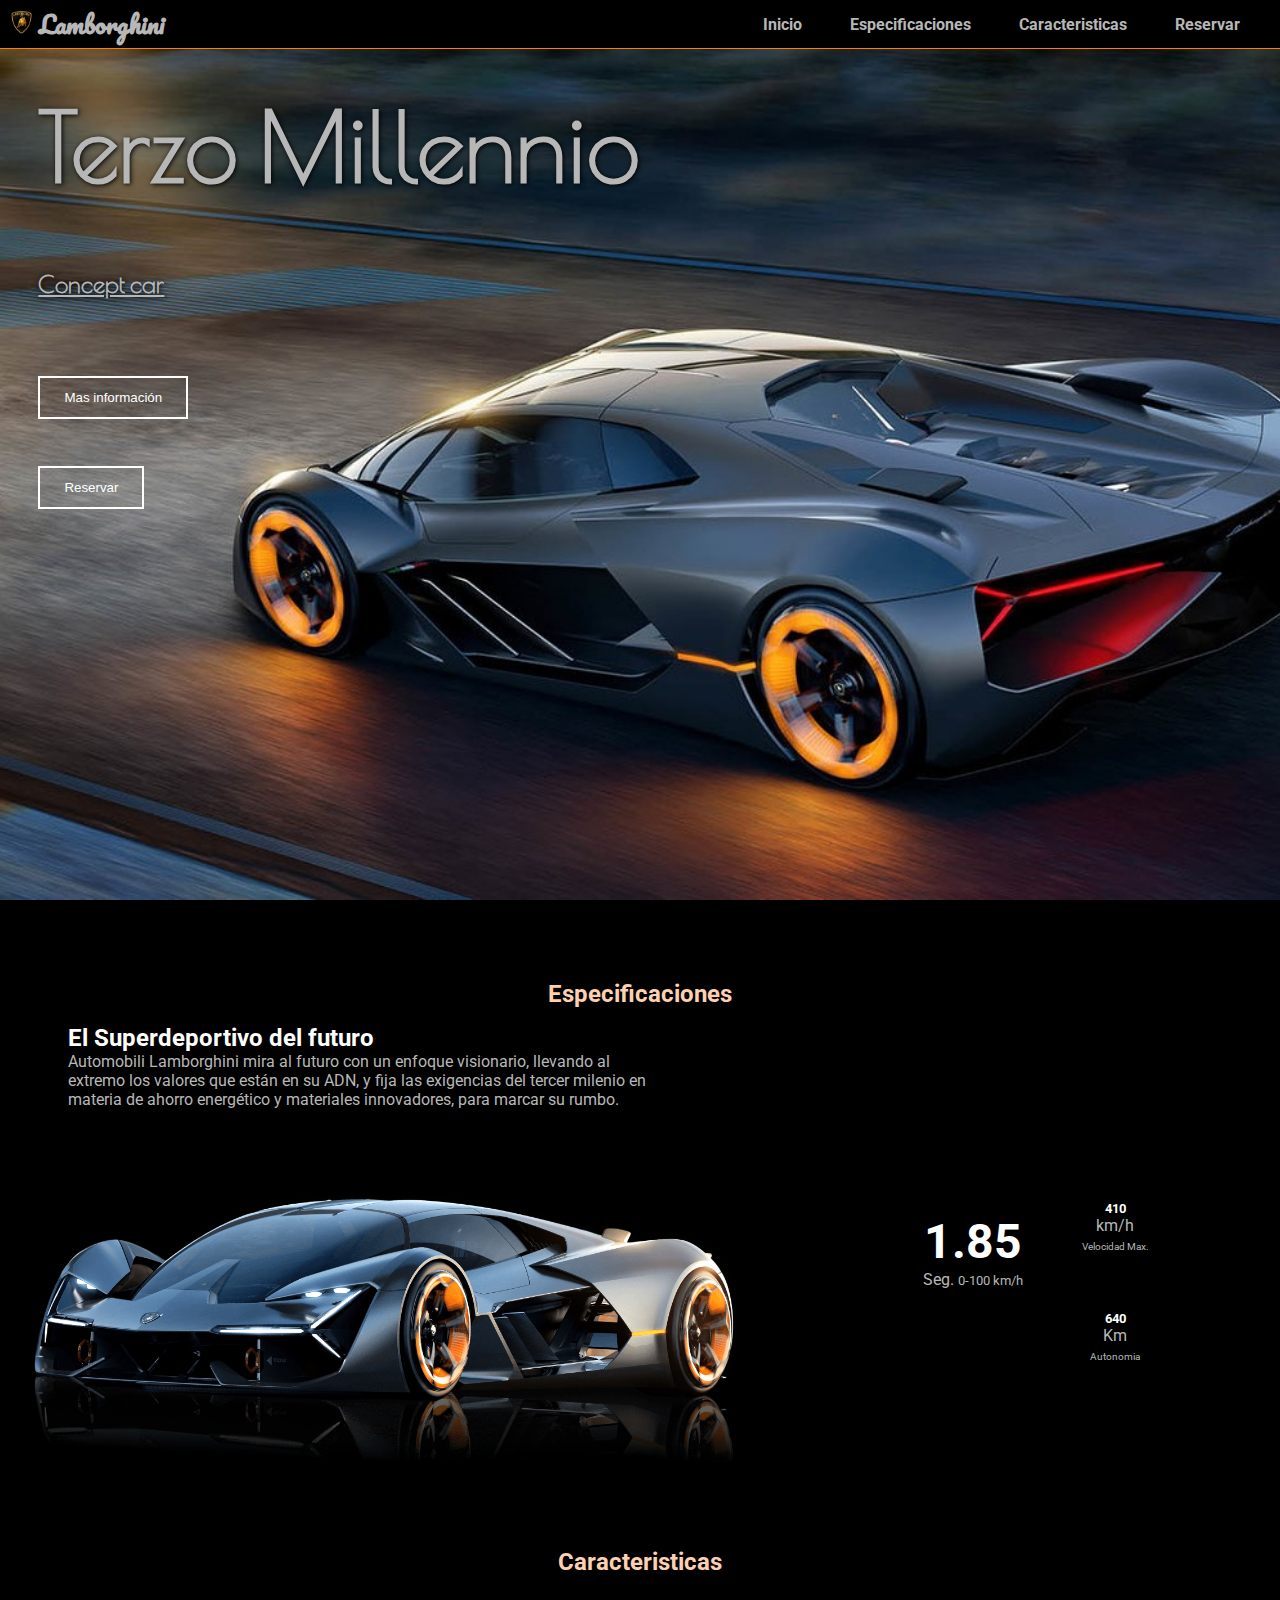
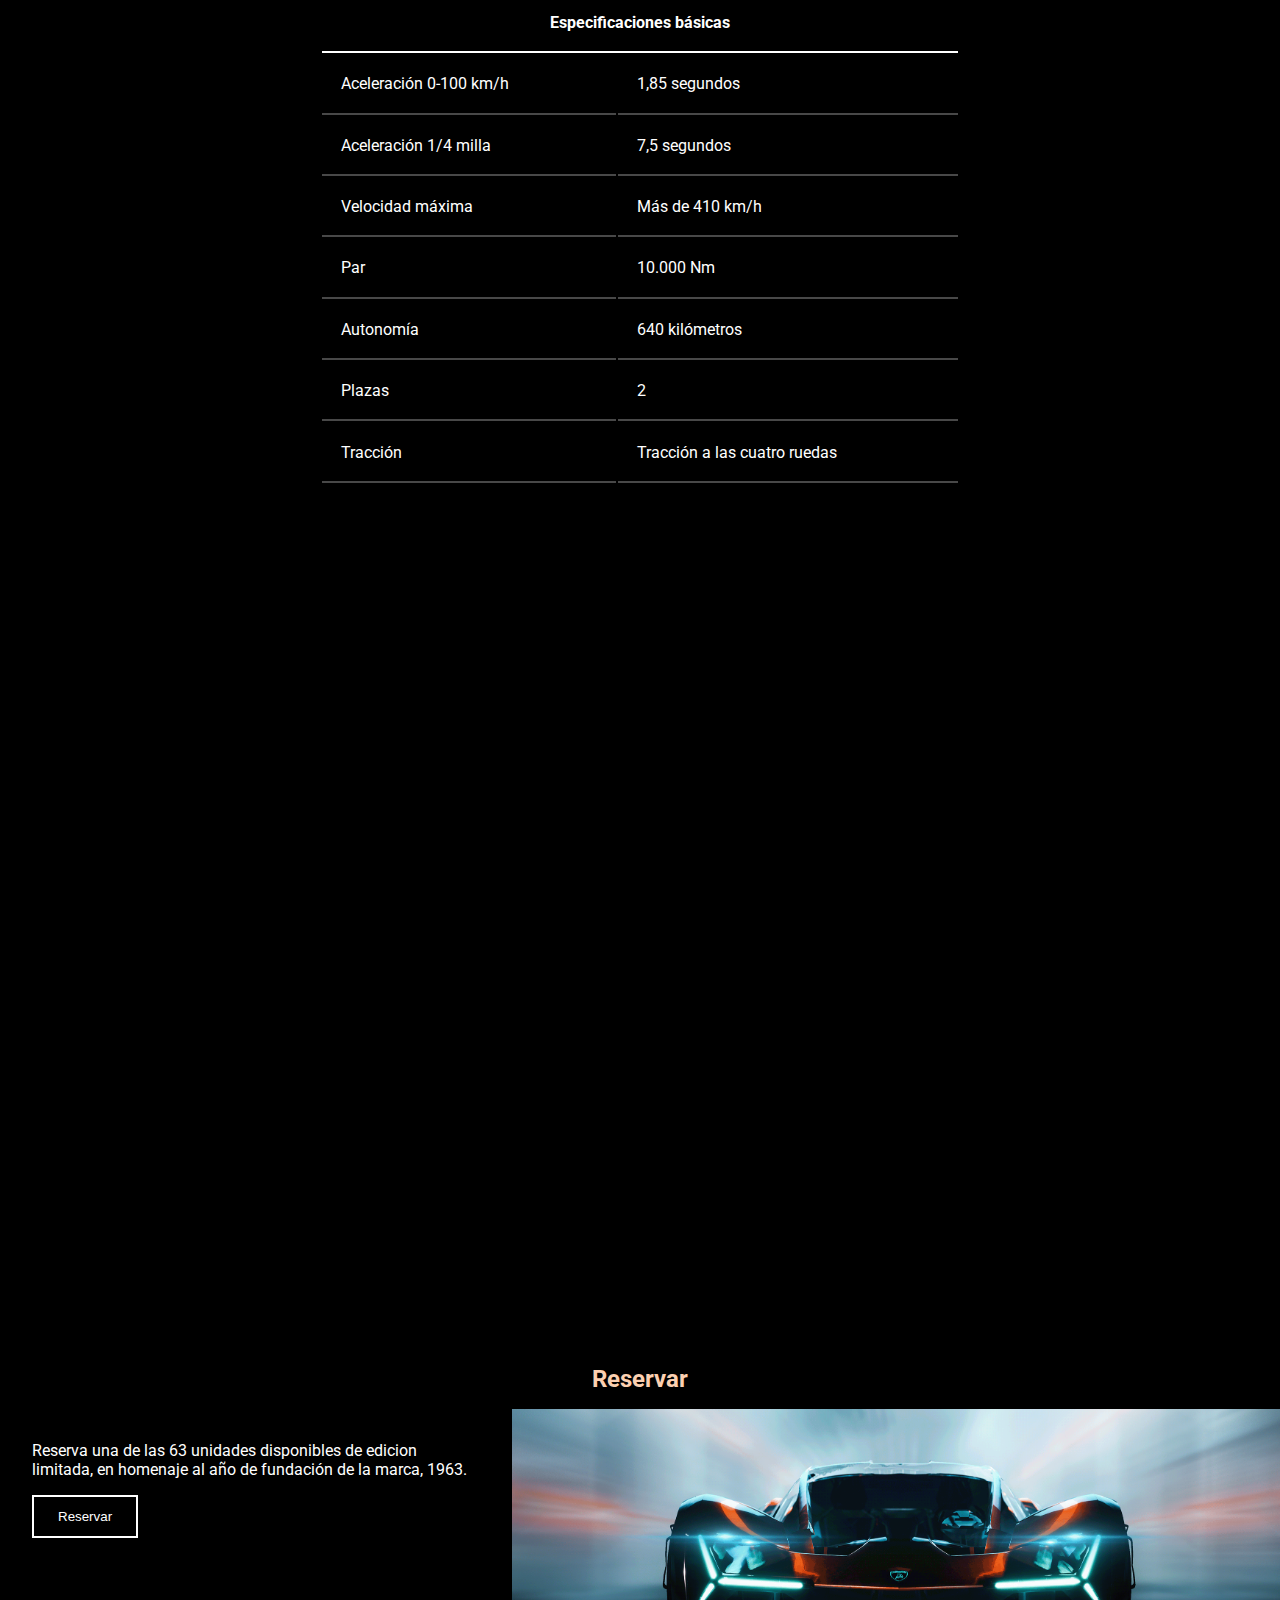
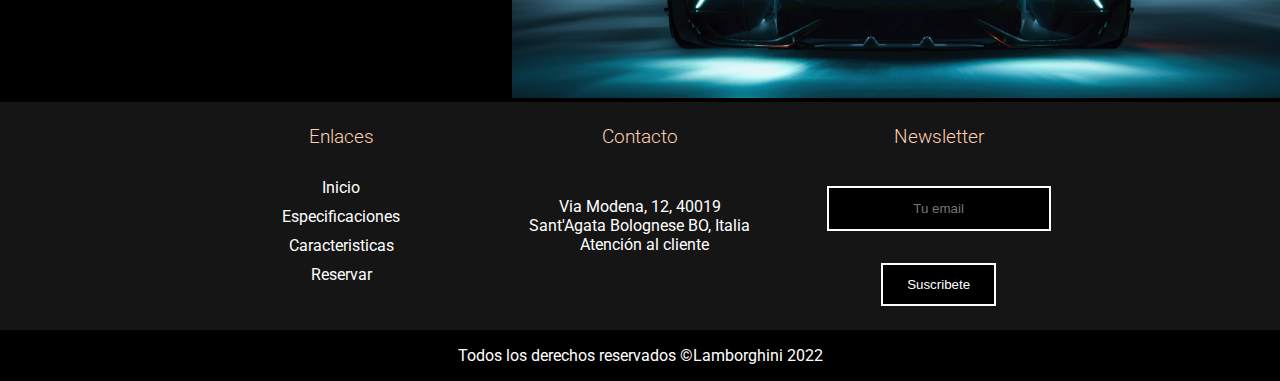
<file: index.html>
<!DOCTYPE html>
<html lang="es">
<head>
    <meta charset="UTF-8">
    <meta name="viewport" content="width=device-width, initial-scale=1.0">
    <!-- CSS -->
    <link rel="stylesheet" href="assets/css/styles.css">
    <!-- ICONOS -->
    <link rel="stylesheet" href="https://unicons.iconscout.com/release/v4.0.0/css/line.css">
    <!-- FAVICON -->
    <link rel="icon" type="image/x-icon" href="/assets/img/lamborghini-1.ico">

    <title>Lamborghini</title>
</head>
<body>
    <header class="header">
        <nav class="nav">
            <div class="nav__logo">
                <img width="23px" src="assets/img/icono.jpg" alt="">
                Lamborghini
            </div>
            <div class="nav__menu" id="nav-menu">
                <ul class="nav__list">
                    <li class="nav__item"><a href="#home" class="nav__link">Inicio</a></li>
                    <li class="nav__item"><a href="#specs" class="nav__link">Especificaciones</a></li>
                    <li class="nav__item"><a href="#features" class="nav__link">Caracteristicas</a></li>
                    <li class="nav__item"><a href="#reservar" class="nav__link">Reservar</a></li>
                </ul>
            </div>
            <div class="nav__toggle" id="nav__toggle">
                <i class="uil uil-bars" name="menu-outline"></i>
            </div>
        </nav>
        
    </header>
    <main class="main">
        <div class="home" id="home">
            <h1 class="home__title">Terzo Millennio</h1>
            <h3 class="home__h3">Concept car</h3>
            <a href="https://es.wikipedia.org/wiki/Lamborghini_Terzo_Millennio" target="_blank"><button class="btn home__button">Mas información</button></a>
            <a href="#reservar"><button class="btn home__info">Reservar</button></a>
            <a href="#specs" class="home__down"><i class="uil uil-angle-down"></i></a>
            <a href="#" class="home__share"><i class="uil uil-share-alt"></i></a>
        </div>
        <h2 class="section__title" id="specs">Especificaciones</h2>
        <div class="specs">
            <div class="specs__information">
                <h3 class="home__subtitle">El Superdeportivo del futuro</h3>
                <p class="specs__description">
                    Automobili Lamborghini mira al futuro con un enfoque visionario, llevando al extremo los valores que están en su ADN, y fija las exigencias del tercer milenio en materia de ahorro energético y materiales innovadores, para marcar su rumbo.
                </p>
            </div>
            <div class="specs__parent">
                <div class="specs__1 specs__img">
                    <img src="assets/img/lamborghini.png" alt="" loading="lazy">
                </div>
                <div class="specs__2 box">
                    <div class="box__medium box__dark">
                        <i class="uil uil-tachometer-fast-alt icon-box"></i>
                        <h3 class="box__medium-title d-inline">1.85</h3>
                        <span class="box__medium-description d-block">Seg.</span>
                        <span class="box__medium-detail">0-100 km/h</span>
                    </div>
                    <div>
                        <div class="box__small box__dark">
                            <i class="uil uil-arrow-growth icon-box icon-box--small"></i>
                            <h3 class="box__small-title d-inline">410</h3>
                            <span class="box__small-description d-block">km/h</span>
                            <span class="box__small-detail">Velocidad Max.</span>
                        </div>
                        <div class="box__small box__dark">
                            <i class="uil uil-car icon-box icon-box--small"></i>
                            <h3 class="box__small-title d-inline">640</h3>
                            <span class="box__small-description d-block">Km</span>
                            <span class="box__small-detail">Autonomia</span>
                        </div>
                    </div>
                </div>
            </div>
        </div>
        <h2 class="section__title" id="features">Caracteristicas</h2>
        <div class="features">
            <table>
                <tr>
                  <th colspan="2">Especificaciones básicas</th>
                </tr>
                <tr>
                  <td>Aceleración 0-100 km/h</td>
                  <td>1,85 segundos</td>
                </tr>
                <tr>
                  <td>Aceleración 1/4 milla</td>
                  <td>7,5 segundos</td>
                </tr>
                <tr>
                  <td>Velocidad máxima</td>
                  <td>Más de 410 km/h</td>
                </tr>
                <tr>
                  <td>Par</td>
                  <td>10.000 Nm</td>
                </tr>
                <tr>
                  <td>Autonomía</td>
                  <td>640 kilómetros</td>
                </tr>
                <tr>
                  <td>Plazas</td>
                  <td>2</td>
                </tr>
                <tr>
                  <td>Tracción</td>
                  <td>Tracción a las cuatro ruedas</td>
                </tr>
            </table>
        </div>
        <div class="video__container">
            <iframe class="video" src="https://www.youtube.com/embed/Xi4RrjvZA7w" title="YouTube video player" frameborder="0" allow="accelerometer; autoplay; clipboard-write; encrypted-media; gyroscope; picture-in-picture" allowfullscreen loading="lazy"></iframe>
        </div>
        <h2 class="section__title" id="reservar">Reservar</h2>
        <div class="reserve__content">
            <div class="reverse__div1 specs__img">
                <img class="" src="assets/img/cuatro-4.png" alt="" loading="lazy">
            </div>
            <div class="reverse__div2">
                <p class="reserve__description">
                    Reserva una de las 63 unidades disponibles de edicion limitada, en homenaje al año de fundación de la marca, 1963.
                </p>
                <a href="contact.html"><button class="btn" type="submit">Reservar</button></a> 
            </div>
        </div>
    </main>
    <footer class="footer">
        <div class="col-1">
            <h3>Enlaces</h3>
            <ul>
                <li class="link__item"><a href="#home" class="link__link">Inicio</a></li>
                <li class="link__item"><a href="#specs" class="link__link">Especificaciones</a></li>
                <li class="link__item"><a href="#features" class="link__link">Caracteristicas</a></li>
                <li class="link__item"><a href="#reservar" class="link__link">Reservar</a></li>
            </ul>
        </div>
        <div class="col-2">
            <h3>Contacto</h3>
            <a class="contact__info" href="https://goo.gl/maps/dVT8dswtKF75KmWx8" target="_blank"><p>Via Modena, 12, 40019 <br> Sant'Agata Bolognese BO, Italia</p></a>
            <a class="contact__info" href="mailto:contacto@lamborghini.com">Atención al cliente</a>
            <div class="social__icons">
                <a href="https://www.instagram.com/lamborghini/?hl=en" target="_blank"><i class="uil uil-instagram"></i></a>          
                <a href="https://www.facebook.com/Lamborghini/" target="_blank"><i class="uil uil-facebook"></i></a>
                <a href="https://twitter.com/Lamborghini" target="_blank"><i class="uil uil-twitter-alt"></i></a>
                <a href="https://www.youtube.com/channel/UC9DXZC8BCDOW6pYAQKgozqw" target="_blank"><i class="uil uil-youtube"></i></a>
            </div>
        </div>
        <div class="col-3">
            <h3>Newsletter</h3>
            <form action="">
                <input class="email" type="email" placeholder="Tu email" required>
                <br>
                <button class="btn" type="submit">Suscribete</button>
            </form>
        </div>
    </footer>
    <div class="copy">
        <p>Todos los derechos reservados &copy;Lamborghini 2022</p>
    </div>

    <!-- MAIN -->
    <script src="assets/js/main.js"></script>
        
</body>
</html>
</file>
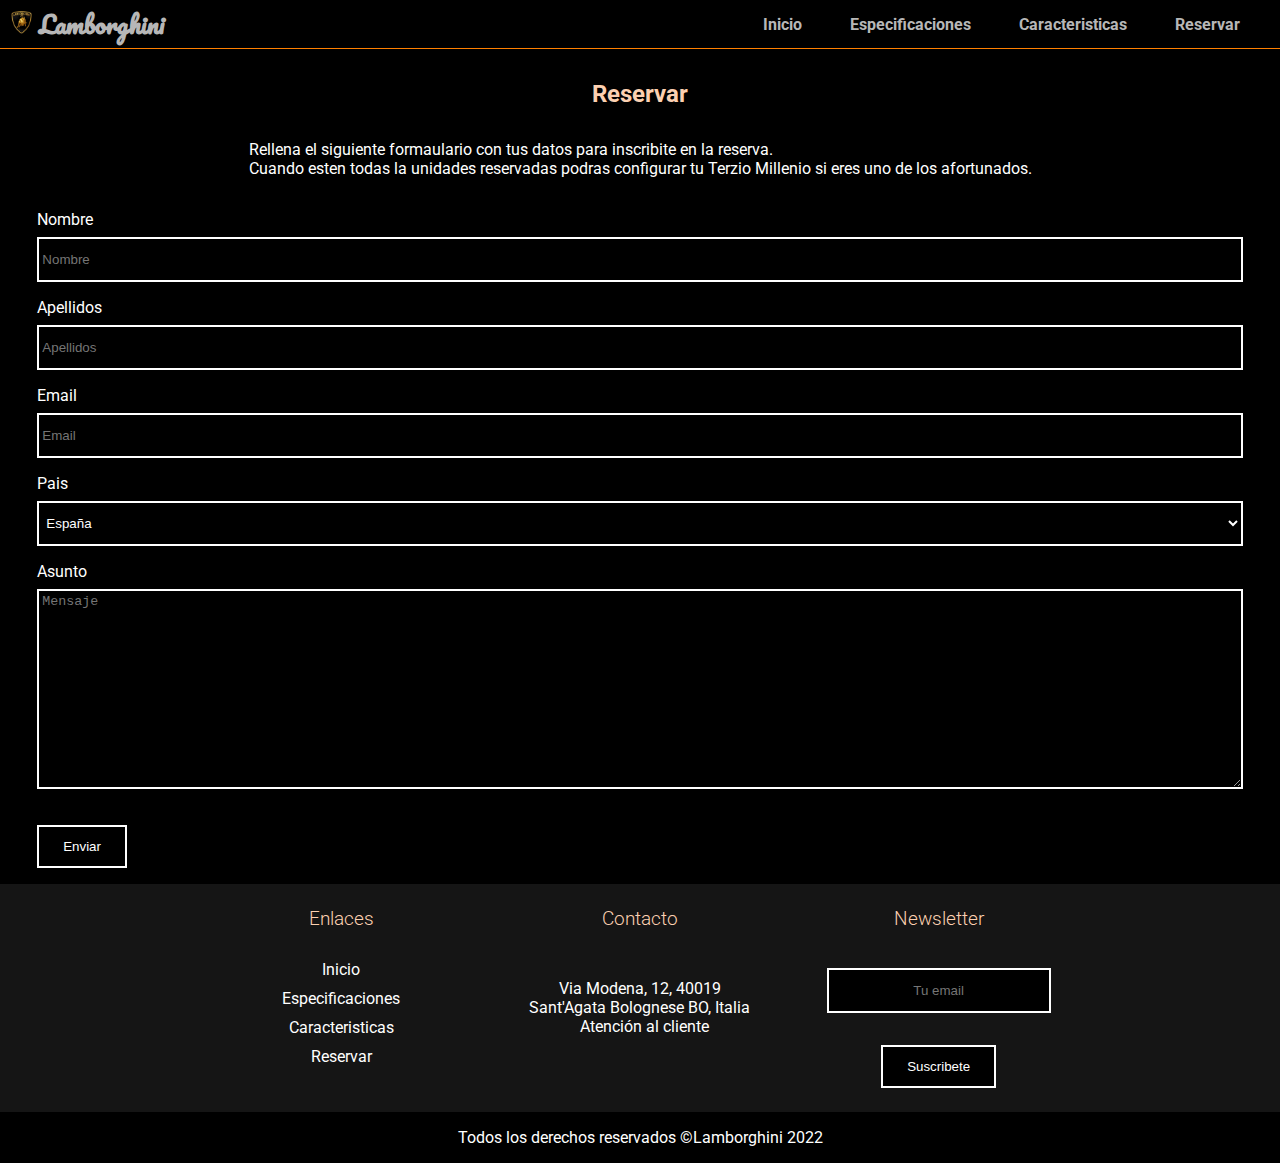
<file: contact.html>
<!DOCTYPE html>
<html lang="es">
<head>
    <meta charset="UTF-8">
    <meta name="viewport" content="width=device-width, initial-scale=1.0">
    <!-- CSS -->
    <link rel="stylesheet" href="assets/css/styles.css">
    <link rel="stylesheet" href="assets/css/contact.css">
    <!-- ICONOS -->
    <link rel="stylesheet" href="https://unicons.iconscout.com/release/v4.0.0/css/line.css">

    <link rel="icon" type="image/x-icon" href="/assets/img/lamborghini-1.ico">

    <title>Lamborghini</title>
</head>
<body>
    <header class="header">
        <nav class="nav">
            <div class="nav__logo">
                <img width="23px" src="assets/img/icono.jpg" alt="">
                Lamborghini
            </div>
            <div class="nav__menu" id="nav-menu">
                <ul class="nav__list">
                    <li class="nav__item"><a href="index.html#home" class="nav__link">Inicio</a></li>
                    <li class="nav__item"><a href="index.html#specs" class="nav__link">Especificaciones</a></li>
                    <li class="nav__item"><a href="index.html#features" class="nav__link">Caracteristicas</a></li>
                    <li class="nav__item"><a href="index.html#reservar" class="nav__link">Reservar</a></li>
                </ul>
            </div>
            <div class="nav__toggle" id="nav__toggle">
                <i class="uil uil-bars" name="menu-outline"></i>
            </div>
        </nav>
    </header>
    <main class="main">
        <h2 class="section__title" id="reservar">Reservar</h2>
        <div class="contact__div">
            <p class="contact__text">
                Rellena el siguiente formaulario con tus datos para inscribite en la reserva. <br>
                Cuando esten todas la unidades reservadas podras configurar tu Terzio Millenio si eres uno de los afortunados.
            </p>
        </div>
        <div class="form__container">
            
            <form action="">
                <label for="fname">Nombre</label>
                <input type="text" id="fname" name="firstname" placeholder="Nombre" required>

                <label for="lname">Apellidos</label>
                <input type="text" id="lname" name="lastname" placeholder="Apellidos" required>

                <label for="fname">Email</label>
                <input type="text" id="mail" name="email" placeholder="Email" required>

                <label for="country">Pais</label>
                <select id="country" name="country" required>
                    <option value="spain">España</option>
                    <option value="italy">Italia</option>
                    <option value="portugal">Portugal</option>
                    <option value="France">Francia</option>
                    <option value="Germany">Alemania</option>
                </select>

                <label for="subject">Asunto</label>
                <textarea id="subject" name="subject" placeholder="Mensaje" style="height:200px" required></textarea>
                
                <button class="btn" type="submit">Enviar</button>
            </form>
          </div>
    </main>
    <footer class="footer">
        <div class="col-1">
            <h3>Enlaces</h3>
            <ul>
                <li class="link__item"><a href="#home" class="link__link">Inicio</a></li>
                <li class="link__item"><a href="#specs" class="link__link">Especificaciones</a></li>
                <li class="link__item"><a href="#features" class="link__link">Caracteristicas</a></li>
                <li class="link__item"><a href="#reservar" class="link__link">Reservar</a></li>
            </ul>
        </div>
        <div class="col-2">
            <h3>Contacto</h3>
            <a class="contact__info" href="https://goo.gl/maps/dVT8dswtKF75KmWx8" target="_blank"><p>Via Modena, 12, 40019 <br> Sant'Agata Bolognese BO, Italia</p></a>
            <a class="contact__info" href="mailto:contacto@lamborghini.com">Atención al cliente</a>
            <div class="social__icons">
                <a href="https://www.instagram.com/lamborghini/?hl=en" target="_blank"><i class="uil uil-instagram"></i></a>          
                <a href="https://www.facebook.com/Lamborghini/" target="_blank"><i class="uil uil-facebook"></i></a>
                <a href="https://twitter.com/Lamborghini" target="_blank"><i class="uil uil-twitter-alt"></i></a>
                <a href="https://www.youtube.com/channel/UC9DXZC8BCDOW6pYAQKgozqw" target="_blank"><i class="uil uil-youtube"></i></a>
            </div>
        </div>
        <div class="col-3">
            <h3>Newsletter</h3>
            <form action="">
                <input class="email" type="email" placeholder="Tu email" required>
                <br>
                <button class="btn" type="submit">Suscribete</button>
            </form>
        </div>
    </footer>
    <div class="copy">
        <p>Todos los derechos reservados &copy;Lamborghini 2022</p>
    </div>

    <!-- MAIN -->
    <script src="assets/js/main.js"></script>
</body>
</file>
<file: assets/css/styles.css>
/*Google fonts*/
@import url('https://fonts.googleapis.com/css2?family=Roboto&display=swap');
@import url('https://fonts.googleapis.com/css2?family=Poiret+One&display=swap');
@import url('https://fonts.googleapis.com/css2?family=Pacifico&display=swap');

/*----- VARIABLES CSS -----*/
/*Varibles en general*/
/*Colores*/
:root {
  --first-color: #fcd0b1;
  --text-color: #B7B7B7;
  --bg-color: #000000;
  --white-color: #fff;
  --icon-color: #ff8000; 
  --footer-color: #151515;
}

/*Fuente y Tipografia*/
:root {
  --body-font: 'Roboto', sans-serif;
  --logo-font: 'Pacifico', cursive;
  --h1-font: 'Poiret One', cursive;
  --big-font-size: 3rem;
  --h2-font-size: 1.25rem;
  --title-font-size: 1.5rem;
  --normal-font-size: 1rem;
  --small-font-size: 0.8rem;
  --smaller-font-size: 0.6rem; 
}
  @media screen and (min-width: 768px) {
    :root {
      --big-font-size: 6rem;
      --h2-font-size: 1.5rem;
      --normal-font-size: 1rem; 
    } 
}

/*z index*/
:root {
  --z-back: -10;
  --z-normal: 1;
  --z-tooltip: 10;
  --z-fixed: 100;
  --z-modal: 1000; 
}

/* Base */

*, ::before, ::after {
  /*ajustes de tamaño */
  box-sizing: border-box;
  -webkit-box-sizing: border-box; 
  /* Scroll lento */
  scroll-behavior: smooth;
  /* Reseteo margenes */
  margin: 0;
  padding: 0;
}

/* Scrollbar */
* {
  scrollbar-width: auto;
  scrollbar-color: var(--icon-color) var(--bg-color);
}

*::-webkit-scrollbar {
  width: 10px;
}

*::-webkit-scrollbar-track {
  background: var(--bg-color);
}

*::-webkit-scrollbar-thumb {
  background-color: var(--icon-color);
  border-radius: 10px;
  border: 3px solid var(--bg-color);
  -webkit-border-radius: 10px;
  -moz-border-radius: 10px;
  -ms-border-radius: 10px;
  -o-border-radius: 10px;
}

*::-webkit-scrollbar-thumb:hover {
  border: 3px solid var(--icon-color);
}

/* Configuracion basica */

body {
  margin: 3rem 0 0 0;
  font-family: var(--body-font);
  font-weight: initial;
  background-color: var(--bg-color);
  color: var(--white-color);
}

h1, h2, h3 {
  margin: 0;
  
}

ul {
  margin: 0;
  padding: 0;
  list-style: none; 
}

a {
  text-decoration: none; 
}

img {
  max-width: 100%;
  height: auto; 
}

p {
  font-size: var(--normal-font-size); 
}

/* Botones */
.btn {
  padding: 0.75rem 1.5rem;
  border: 2px solid var(--white-color);
  background-color: var(--bg-color);
  color: var(--white-color);
  cursor: pointer;
  margin-top: 1rem;
}

.btn:hover{
  padding: 0.75rem 1.5rem;
  border: 2px solid var(--white-color);
  background-color: var(--icon-color);
  color: var(--bg-color);
  transition: .5s;
  -webkit-transition: .5s;
  -moz-transition: .5s;
  -ms-transition: .5s;
  -o-transition: .5s;
}

/* Cabecera */

.header {
  width: 100%;
  position: fixed;
  top: 0;
  left: 0;
  background-color: var(--bg-color);
  color: var(--first-color);
  z-index: var(--z-fixed); 
  border-bottom: 1px solid var(--icon-color);
}

/* Barra navegacion */
.nav {
  height: 3rem;
  display: flex;
  justify-content: space-between;
  align-items: center;
  font-weight: bold; 
}

@media screen and (max-width: 768px) {
  .nav__menu {
    position: fixed;
    top: -100%;
    left: 0;
    background-color: var(--bg-color);
    width: 100%;
    height: 40%;
    padding: 2rem;
    box-shadow: 10px 10px 10px var(--bg-color);
    transition: .5s; 
  } 
}

.nav__list {
  text-align: center; 
}

.nav__item {
  margin-bottom: 1.5rem; 
}

.nav__link {
  padding: .5rem;
  color: var(--text-color); 
}

.nav__link:hover {
  color: var(--first-color); 
}

.nav__logo {
  font-size: var(--title-font-size); 
  font-family: var(--logo-font);
  color: var(--text-color);
  margin-left: 10px;
}

.nav__toggle {
  font-size: 1.5rem;
  cursor: pointer; 
  margin-right: 10px;
}

/* Aparecer menu */
.show {
  top: 3rem; 
}

/* Home */
.home {
  position: relative;
  height: 50vh;
  justify-content: center;
  padding-bottom: 2rem; 
  background-image: url("../img/tres-3.jpg");
  background-color: var(--bg-color);
  background-position: center;
  background-repeat: no-repeat;
  background-size: cover;
  
}

.home__title {
  position: absolute;
  font-size: var(--big-font-size);
  color: var(--text-color);
  top: 10%;
  left: 1%;
  text-align: center; 
  font-family: var(--h1-font);
  text-shadow: 1px 1px 5px rgb(0, 0, 0);
}

.home__h3{
  position: absolute;
  font-size: var(--title-font-size);
  color: var(--text-color);
  top: 30%;
  left: 3%;
  text-align: center; 
  font-family: 'Poiret One', cursive;
  text-shadow: 1px 1px 5px rgb(0, 0, 0);
  text-decoration: underline;
}

.home__button {
  position: absolute;
  top: 75%;
  left: 3%;
  z-index: var(--z-normal); 
  background-color: transparent;
}

.home__info {
  position: absolute;
  top: 75%;
  right: 3%;
  z-index: var(--z-normal); 
  background-color: transparent;
}

.home__subtitle {
  font-size: var(--h2-font-size);
  color: var(--white-color); 
}

.home__down, 
.home__share {
  display: none;
}

.home__down:hover, 
.home__share:hover {
  color: var(--white-color)
}

.home__down:hover {
  animation: infinite animation__home__down .6s;
  -webkit-animation: infinite animation__home__down .6s;
}

@keyframes animation__home__down {
  0% {
      transform: translate(0);
      -webkit-transform: translate(0);
      -moz-transform: translate(0);
      -ms-transform: translate(0);
      -o-transform: translate(0);
  }
  20% {
      transform: translateY(-6px);
      -webkit-transform: translateY(-6px);
      -moz-transform: translateY(-6px);
      -ms-transform: translateY(-6px);
      -o-transform: translateY(-6px);
  }
  40% {
      transform: translate(0);
      -webkit-transform: translate(0);
      -moz-transform: translate(0);
      -ms-transform: translate(0);
      -o-transform: translate(0);
  }
  60% {
      transform: translateY(-3px);
      -webkit-transform: translateY(-3px);
      -moz-transform: translateY(-3px);
      -ms-transform: translateY(-3px);
      -o-transform: translateY(-3px);
  }
  80% {
      transform: translate(0);
      -webkit-transform: translate(0);
      -moz-transform: translate(0);
      -ms-transform: translate(0);
      -o-transform: translate(0);
  }
}

/* Titulos */
.section__title {
  color: var(--first-color);
  font-size: var(--h2-font-size);
  text-align: center;
  padding: 1rem;
  padding-top: 5rem;
}

/* Especificaciones */
.specs__parent {
  display: grid;
  grid-template-columns: 1fr;
  grid-template-rows: repeat(2, 1fr);
  grid-column-gap: 0px;
  grid-row-gap: 0px;
}
  
.specs__1 { 
  grid-area: 1 / 1 / 3 / 6; 
}

.specs__2 { 
  grid-area: 3 / 1 / 5 / 6; 
}

.specs__title {
  position: relative;
  font-size: var(--big-font-size);
  color: var(--white-color);
}

.specs__img {
  position: relative;
  width: 100%;
}

.specs__information {
  padding-left: 4.25rem;
  padding-right: 2rem;
  padding-bottom: 5rem;
  color: var(--text-color); 
}

.specs__subtitle {
  font-size: var(--h2-font-size);
  color: var(--first-color); 
}

/* Cajas especificaciones */
.icon-box {
  color: var(--icon-color);
  font-size: 3rem; 
}

.icon-box--small {
  font-size: 1rem; 
}

.box {
  display: flex;
  justify-content: center;
  padding-bottom: 1rem; 
}

.box__dark {
  background-color: var(--bg-color);
  color: var(--text-color);
  text-align: center; 
}

.box__medium {
  width: 150px;
  height: 250px;
  padding: 1.5rem .75rem;
  margin-right: 2rem; 
}

.box__medium-title {
  font-size: 3rem;
  color: var(--white-color); 
}

.box__medium-description {
  font-size: var(--normal-font-size);
  margin-bottom: .5rem; 
}

.box__medium-detail {
  font-size: var(--small-font-size); 
}

.box__small {
  width: 70px;
  height: 100px;
  padding: .75rem 0;
  margin-bottom: .625rem; 
}

.box__small-title {
  font-size: var(--small-font-size);
  color: var(--white-color); 
}

.box__small-detail {
  font-size: var(--smaller-font-size); 
}

/* Caracteristicas */

.features {
  text-align: center;
}

.features {
  display: flex;
  justify-content: center;
}

table {
  width: 100%;
  overflow-x: auto;
  text-align: left;
}

th {
  border-bottom: 2px solid var(--white-color);
  padding: 1.2rem;
  text-align: center;
}

td {
  border-bottom: 2px solid rgb(72, 72, 72);
  padding: 1.2rem;
}

/* Video */

.video__container {
  position: relative;
  width: 100%;
  height: 0;
  margin-top: 5rem;
  padding-bottom: 56.25%;
}

.video {
  position: absolute;
  top: 0;
  left: 0;
  width: 100%;
  height: 100%;
}

/* Reservar */

.reserve__content {
  display: grid;
  grid-template-columns: 1fr;
  grid-template-rows: 1fr;
  grid-column-gap: 0px;
  grid-row-gap: 0px;
}

.reverse__div2 { 
  padding: 2rem;
}

/* Footer */

.footer {
  width: 100%;
  padding: 1.5rem 15%;
  background-color: var(--footer-color);
  position: relative;
  display: grid;
  grid-template-columns: 1fr;
  grid-template-rows: repeat(3, 1fr);
  grid-column-gap: 0px;
  grid-row-gap: 0px;
}

.footer div {
  text-align: center;
}
.footer div ul{
  text-align: center;
}

.col-2 {
  flex-grow: 2;
}

.footer div h3 {
  font-weight: 300;
  margin-bottom: 30px;
  color: var(--first-color);
}

.col-1 a{
  display: block;
  text-decoration: none;
  color: var(--text-color);
  margin-bottom: 10px;
}

.link__item a{
  color: var(--white-color)
}

.link__item a:hover{
  color: var(--icon-color)
}

.contact__info {
  color: var(--white-color);
  margin: 10px;
}

.contact__info:hover {
  color: var(--icon-color);
}

.email {
  width: 75%;
  height: 45px;
  text-align: center;
  margin-top: .5rem;
  margin-bottom: 1rem;
  outline: none;
  border: 2px solid var(--white-color);
  background-color: var(--bg-color);
}

.email:focus {
  border: 2px solid var(--icon-color);
  background-color: var(--bg-color);
  color: var(--white-color);
}

.social__icons {
  margin-top: 1rem;
}

.social__icons i{
  font-size: 30px;
  margin: .5rem;
  cursor: pointer;
  color: var(--white-color);
}

.social__icons i:hover{
  color: var(--icon-color)
}

.copy {
  text-align: center;
  padding: 1rem 0 1rem 0;
}

/* Pantalla grande */

@media screen and (min-width: 768px) {
  body {
    margin: 0; 
  }

  .main {
    height: 100%;
    padding: 0; 
  }

  .nav__list {
    display: flex; 
  }

  .nav__item {
    margin-right: 2rem;
    margin-bottom: 0; 
  }

  .nav__toggle {
    display: none; 
  }

  .home {
    height: 100vh;
    justify-content: center;
    padding-bottom: 2rem; 
    width: 100%;
  }

  .home__title {
    top: 10%;
    left: 3%;
    text-align: center; 
  }

  .home__information {
    padding: 0; 
  } 

  .home__info {
    position: absolute;
    top: 50%;
    left: 3%;
    right: inherit;
    z-index: var(--z-normal); 
    background-color: transparent;
  }

  .home__button {
    position: absolute;
    top: 40%;
    left: 3%;
    right: inherit;
    z-index: var(--z-normal); 
    background-color: transparent;
  }

  .home__down {
    position: absolute;
    display: block;
    top: 85%;
    right: inherit;
    left: 5%;
    font-size: 2.5rem;
    color: var(--text-color);
    text-align: center; 
    text-shadow: 1px 1px 5px rgb(0, 0, 0);
    text-decoration: underline;
  }

  .home__share {
    position: absolute;
    display: block;
    top: 85%;
    right: 5%;
    left: inherit;
    font-size: 2.5rem;
    color: var(--text-color);
    text-align: center; 
    text-shadow: 1px 1px 5px rgb(0, 0, 0);
    text-decoration: underline;
  }

  .specs__description {
    width: 50%;
  }

  .specs__parent {
    display: grid;
    grid-template-columns: repeat(5, 1fr);
    grid-template-rows: 1fr;
    grid-column-gap: 0px;
    grid-row-gap: 0px;
  }
    
  .specs__1 { 
    grid-area: 1 / 1 / 2 / 4; 
  }
  .specs__2 { 
    grid-area: 1 / 4 / 2 / 6; 
  }

  .features {
    display: flex;
    justify-content: center;
  }
  
  table {
    width: 50%;
  }

  .reserve__content {
    display: grid;
    grid-template-columns: repeat(5, 1fr);
    grid-template-rows: 1fr;
    grid-column-gap: 0px;
    grid-row-gap: 0px;
  }
    
  .reverse__div1 { 
    grid-area: 1 / 3 / 2 / 6; 
  }
  .reverse__div2 { 
    grid-area: 1 / 1 / 2 / 3; 
    padding: 2rem;
  }

  .footer {
    display: grid;
    grid-template-columns: repeat(3, 1fr);
    grid-template-rows: 1fr;
    grid-column-gap: 0px;
    grid-row-gap: 0px;
  }

  .footer div ul{
    text-align: center;
  }
}
</file>
<file: assets/css/contact.css>
.form__container {
    display: flex;
    width: 100%;
    justify-content: center;
    padding: 1rem;
}

.form {
    width: 100%;
}

.contact__div{
    display: flex;
    justify-content: center;
    padding: 1rem;
}

input[type=text], select, textarea {
    width: 100%;
    height: 45px;
    margin-top: .5rem;
    margin-bottom: 1rem;
    outline: none;
    border: 2px solid var(--white-color);
    background-color: var(--bg-color);
    padding: .2rem;
    color: var(--white-color);
}

input[type=text]:focus, 
select:focus, 
textarea:focus {
    border: 2px solid var(--icon-color);
    background-color: var(--bg-color);
    color: var(--white-color);
}

@media screen and (min-width: 768px) {
    .form {
        width: 50%;
    }
}
</file>
